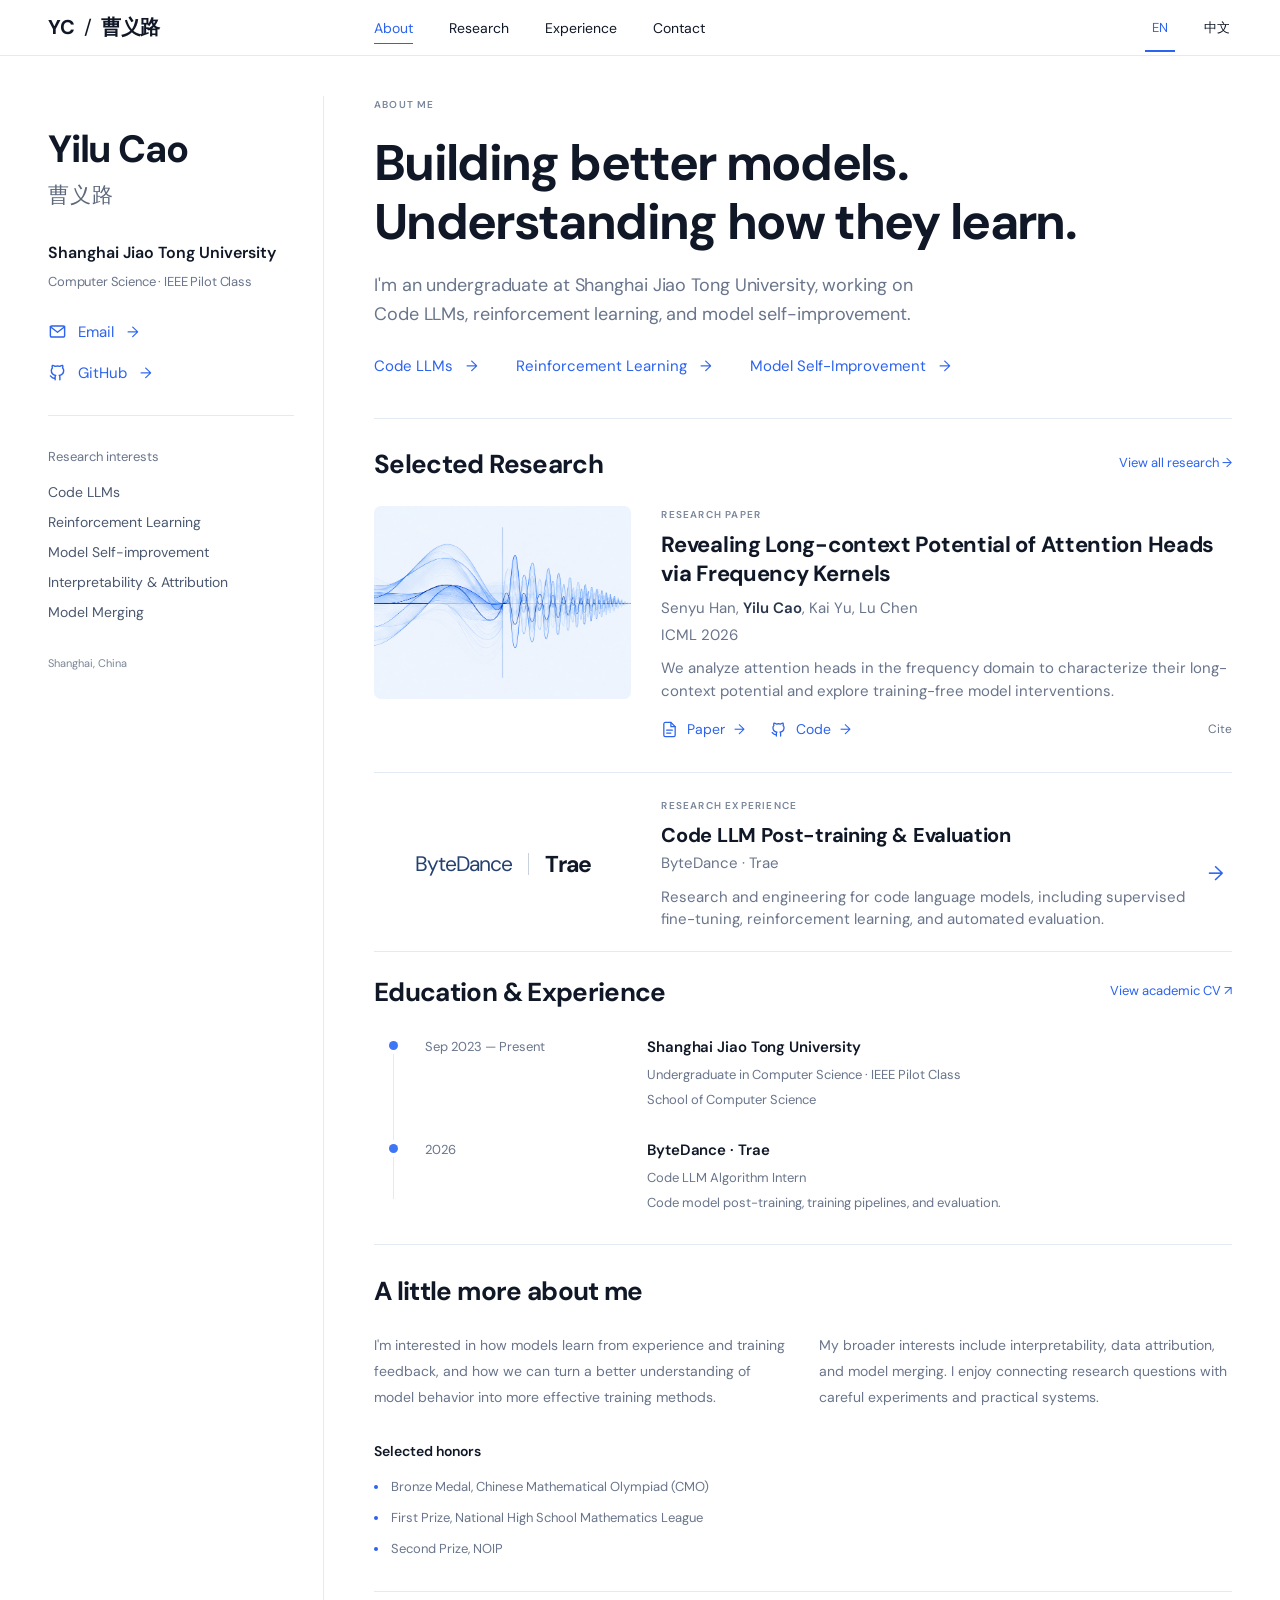
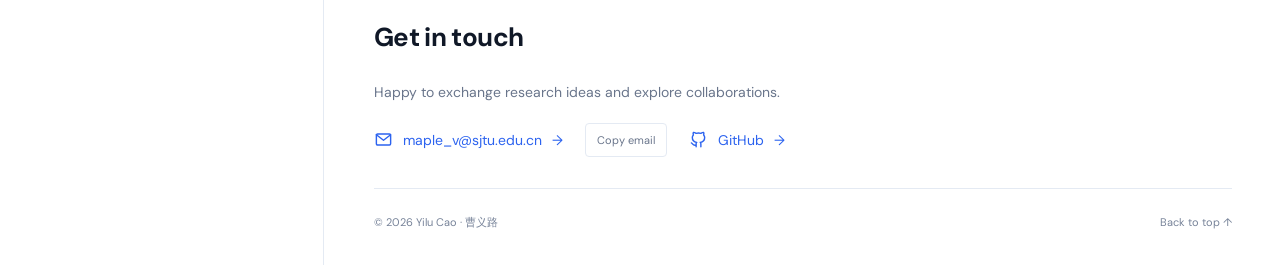
<file: index.html>
<!doctype html>
<html lang="en">
<head>
<meta charset="UTF-8"><meta name="viewport" content="width=device-width, initial-scale=1"><meta name="theme-color" content="#ffffff">
<title>Yilu Cao 曹义路 · Research</title><meta name="description" content="Yilu Cao (曹义路), an undergraduate at Shanghai Jiao Tong University. Research in code language models, reinforcement learning, and model self-improvement."><meta property="og:title" content="Yilu Cao 曹义路 · Research"><meta property="og:description" content="Code LLMs, reinforcement learning, and model self-improvement. Shanghai Jiao Tong University."><meta property="og:type" content="website">
<link rel="icon" href="favicon.svg" type="image/svg+xml"><link rel="canonical" href="https://takagi-v.github.io/"><link rel="preload" href="assets/fonts/dm-sans-bold.ttf" as="font" type="font/ttf" crossorigin><link rel="stylesheet" href="styles.css?v=20261021-3"><script src="app.js?v=20261021-3" defer></script>
</head>
<body>
<svg class="icon-library" aria-hidden="true"><defs><symbol id="mail" viewBox="0 0 24 24"><rect x="3" y="5" width="18" height="14" rx="1.5"/><path d="m3 6 9 7 9-7"/></symbol><symbol id="github" viewBox="0 0 24 24"><path d="M9 19c-4.3 1.3-4.3-2.2-6-2.7m12 5v-3.4a3 3 0 0 0-.8-2.3c2.7-.3 5.6-1.3 5.6-6a4.7 4.7 0 0 0-1.3-3.3A4.4 4.4 0 0 0 18.4 3s-1-.3-3.4 1.3a11.4 11.4 0 0 0-6 0C6.6 2.7 5.6 3 5.6 3a4.4 4.4 0 0 0-.1 3.3A4.7 4.7 0 0 0 4.2 9.6c0 4.7 2.9 5.7 5.6 6a3 3 0 0 0-.8 2.3v3.4"/></symbol><symbol id="file" viewBox="0 0 24 24"><path d="M14 2H6a2 2 0 0 0-2 2v16a2 2 0 0 0 2 2h12a2 2 0 0 0 2-2V8Z"/><path d="M14 2v6h6M8 13h8M8 17h6"/></symbol></defs></svg>
<a class="skip-link" href="#main" data-en="Skip to content" data-zh="跳转到正文">Skip to content</a>
<header class="header"><div class="header-inner"><a class="brand" href="#home" aria-label="Yilu Cao · Home">YC <span>/</span> 曹义路</a><button class="menu-button" type="button" aria-controls="navigation" aria-expanded="false" data-en="Menu" data-zh="菜单">Menu</button><div class="navigation" id="navigation"><nav aria-label="Main navigation" data-aria-en="Main navigation" data-aria-zh="主导航"><a href="#about" data-en="About" data-zh="关于">About</a><a href="#research" data-en="Research" data-zh="研究">Research</a><a href="#experience" data-en="Experience" data-zh="经历">Experience</a><a href="#contact" data-en="Contact" data-zh="联系">Contact</a></nav><div class="languages" role="group" aria-label="Language / 语言"><button type="button" data-lang="en" aria-pressed="true" aria-label="English">EN</button><button type="button" data-lang="zh" aria-pressed="false" aria-label="中文">中文</button></div></div></div></header>
<div class="layout" id="home"><aside class="profile" aria-label="Personal profile" data-aria-en="Personal profile" data-aria-zh="个人资料"><div class="profile-inner"><div class="profile-name"><h1>Yilu Cao</h1><p class="chinese-name">曹义路</p></div><div class="affiliation"><p data-en="Shanghai Jiao Tong University" data-zh="上海交通大学">Shanghai Jiao Tong University</p><p class="profile-detail" data-en="<span>Computer Science</span> <span>· IEEE Pilot Class</span>" data-zh="<span>计算机科学与技术</span> <span>· IEEE 试点班</span>"><span>Computer Science</span> <span>· IEEE Pilot Class</span></p></div><div class="profile-links"><a href="mailto:maple_v@sjtu.edu.cn"><svg class="icon"><use href="#mail"/></svg><span data-en="Email" data-zh="邮箱">Email</span><span aria-hidden="true">→</span></a><a href="https://github.com/Takagi-v" target="_blank" rel="noopener noreferrer"><svg class="icon"><use href="#github"/></svg>GitHub<span aria-hidden="true">→</span></a></div><div class="interests"><button type="button" class="interests-toggle" aria-controls="interest-list" aria-expanded="false" hidden><span data-en="Research interests" data-zh="研究兴趣">Research interests</span><span class="interest-chevron" aria-hidden="true">+</span></button><p class="sidebar-label" data-en="Research interests" data-zh="研究兴趣">Research interests</p><ul id="interest-list"><li>Code LLMs</li><li>Reinforcement Learning</li><li>Model Self-improvement</li><li>Interpretability & Attribution</li><li>Model Merging</li></ul></div><p class="profile-location" data-en="Shanghai, China" data-zh="中国 · 上海">Shanghai, China</p></div></aside>
<main id="main"><section class="intro" id="about" aria-labelledby="intro-title"><p class="eyebrow" data-en="ABOUT ME" data-zh="关于我">ABOUT ME</p><h2 id="intro-title" data-en="<span class='headline-line'>Building better models.</span><span class='headline-line'>Understanding how they learn.</span>" data-zh="<span class='headline-line'>让模型更好用，</span><span class='headline-line'>也更懂它如何学习。</span>"><span class="headline-line">Building better models.</span><span class="headline-line">Understanding how they learn.</span></h2><p class="intro-copy" data-en="I'm an undergraduate at Shanghai Jiao Tong University, working on Code LLMs, reinforcement learning, and model self-improvement." data-zh="我是曹义路，上海交通大学计算机科学与技术专业 <span class='nowrap'>IEEE 试点班</span>本科生，关注代码大模型、强化学习与模型自我改进。">I'm an undergraduate at Shanghai Jiao Tong University, working on Code LLMs, reinforcement learning, and model self-improvement.</p><div class="topic-links"><a href="#project-posttraining">Code LLMs <span aria-hidden="true">→</span></a><a href="#project-posttraining">Reinforcement Learning <span aria-hidden="true">→</span></a><a href="#background">Model Self-Improvement <span aria-hidden="true">→</span></a></div></section>
<section class="section research-section" id="research" aria-labelledby="research-title"><div class="section-heading"><h2 id="research-title" data-en="Selected Research" data-zh="代表研究">Selected Research</h2><button type="button" class="blue-link all-research" data-en="View all research →" data-zh="查看研究详情 →">View all research →</button></div>
<article class="research-item" id="paper-frequency-kernels"><a class="paper-media" href="https://proceedings.mlr.press/v306/han26e.html" target="_blank" rel="noopener noreferrer" aria-label="Read the ICML 2026 paper" data-aria-en="Read the ICML 2026 paper" data-aria-zh="阅读 ICML 2026 论文"><img src="assets/frequency-waves.png" width="1448" height="1086" alt="Abstract blue frequency-wave illustration" data-alt-en="Abstract blue frequency-wave illustration" data-alt-zh="蓝色频率曲线示意插图" fetchpriority="high"></a><div class="research-copy"><p class="eyebrow" data-en="RESEARCH PAPER" data-zh="学术论文">RESEARCH PAPER</p><h3><a href="https://proceedings.mlr.press/v306/han26e.html" target="_blank" rel="noopener noreferrer">Revealing Long-context Potential of Attention Heads via Frequency Kernels</a></h3><p class="authors">Senyu Han, <strong>Yilu Cao</strong>, Kai Yu, Lu Chen</p><p class="venue">ICML 2026</p><p class="research-summary" data-en="We analyze attention heads in the frequency domain to characterize their long-context potential and explore training-free model interventions." data-zh="从注意力头的频率结构出发，刻画大语言模型的长上下文潜力，并探索无需训练的模型能力干预。">We analyze attention heads in the frequency domain to characterize their long-context potential and explore training-free model interventions.</p><div class="paper-actions"><a href="https://proceedings.mlr.press/v306/han26e.html" target="_blank" rel="noopener noreferrer"><svg class="icon"><use href="#file"/></svg><span data-en="Paper" data-zh="论文">Paper</span><span aria-hidden="true">→</span></a><a href="https://github.com/OpenDFM/long-context-heads" target="_blank" rel="noopener noreferrer"><svg class="icon"><use href="#github"/></svg><span data-en="Code" data-zh="代码">Code</span><span aria-hidden="true">→</span></a><button type="button" class="citation-trigger" data-en="Cite" data-zh="引用">Cite</button></div></div></article>
<article class="research-item project-item" id="project-posttraining"><div class="employer-visual" aria-hidden="true"><span>ByteDance</span><span class="employer-divider"></span><strong>Trae</strong></div><div class="research-copy"><p class="eyebrow" data-en="RESEARCH EXPERIENCE" data-zh="研究实践">RESEARCH EXPERIENCE</p><h3><a href="#experience">Code LLM Post-training & Evaluation</a></h3><p class="venue">ByteDance · Trae</p><p class="research-summary" data-en="Research and engineering for code language models, including supervised fine-tuning, reinforcement learning, and automated evaluation." data-zh="参与代码大语言模型后训练研究与工程实现，包括监督微调、强化学习、训练流程及自动评测体系建设。">Research and engineering for code language models, including supervised fine-tuning, reinforcement learning, and automated evaluation.</p></div><a class="project-arrow" href="#experience" aria-label="View research experience" data-aria-en="View research experience" data-aria-zh="查看研究经历">→</a></article></section>
<section class="section experience-section" id="experience" aria-labelledby="experience-title"><div class="section-heading"><h2 id="experience-title" data-en="Education & Experience" data-zh="教育与经历">Education & Experience</h2><a class="blue-link" href="cv.html" target="_blank" rel="noopener noreferrer" data-en="View academic CV ↗" data-zh="查看学术简历 ↗">View academic CV ↗</a></div><div class="timeline"><article class="timeline-row"><p class="date" data-en="Sep 2023 — Present" data-zh="2023.09 — 至今">Sep 2023 — Present</p><div><h3 data-en="Shanghai Jiao Tong University" data-zh="上海交通大学">Shanghai Jiao Tong University</h3><p data-en="Undergraduate in Computer Science · IEEE Pilot Class" data-zh="计算机科学与技术本科 · IEEE 试点班">Undergraduate in Computer Science · IEEE Pilot Class</p><p data-en="School of Computer Science" data-zh="计算机学院">School of Computer Science</p></div></article><article class="timeline-row"><p class="date">2026</p><div><h3>ByteDance · Trae</h3><p data-en="Code LLM Algorithm Intern" data-zh="Code LLM 算法实习">Code LLM Algorithm Intern</p><p data-en="Code model post-training, training pipelines, and evaluation." data-zh="代码模型后训练、训练流程与自动评测。">Code model post-training, training pipelines, and evaluation.</p></div></article></div></section>
<section class="section background-section" id="background" aria-labelledby="background-title"><div class="section-heading"><h2 id="background-title" data-en="A little more about me" data-zh="更多关于我">A little more about me</h2></div><div class="background-copy"><p data-en="I'm interested in how models learn from experience and training feedback, and how we can turn a better understanding of model behavior into more effective training methods." data-zh="我关注模型如何从经验和训练反馈中学习，以及如何将对模型行为的理解转化为更有效的训练方法。">I'm interested in how models learn from experience and training feedback, and how we can turn a better understanding of model behavior into more effective training methods.</p><p data-en="My broader interests include interpretability, data attribution, and model merging. I enjoy connecting research questions with careful experiments and practical systems." data-zh="我的研究兴趣还包括模型可解释性、数据归因与模型融合。我希望将研究问题、严谨的实验和实际系统连接起来。">My broader interests include interpretability, data attribution, and model merging. I enjoy connecting research questions with careful experiments and practical systems.</p></div><div class="honors"><h3 data-en="Selected honors" data-zh="部分荣誉">Selected honors</h3><ul><li data-en="Bronze Medal, Chinese Mathematical Olympiad (CMO)" data-zh="中国数学奥林匹克（CMO）铜牌">Bronze Medal, Chinese Mathematical Olympiad (CMO)</li><li data-en="First Prize, National High School Mathematics League" data-zh="全国高中数学联赛一等奖">First Prize, National High School Mathematics League</li><li data-en="Second Prize, NOIP" data-zh="全国青少年信息学奥林匹克联赛（NOIP）二等奖">Second Prize, NOIP</li></ul></div></section>
<section class="section contact-section" id="contact" aria-labelledby="contact-title"><div class="section-heading"><h2 id="contact-title" data-en="Get in touch" data-zh="联系我">Get in touch</h2></div><p data-en="Happy to exchange research ideas and explore collaborations." data-zh="欢迎交流研究想法与合作机会。">Happy to exchange research ideas and explore collaborations.</p><div class="contact-links"><a href="mailto:maple_v@sjtu.edu.cn"><svg class="icon"><use href="#mail"/></svg>maple_v@sjtu.edu.cn <span aria-hidden="true">→</span></a><button type="button" id="copy-email" data-en="Copy email" data-zh="复制邮箱">Copy email</button><a href="https://github.com/Takagi-v" target="_blank" rel="noopener noreferrer"><svg class="icon"><use href="#github"/></svg>GitHub <span aria-hidden="true">→</span></a></div></section><footer><p>© 2026 Yilu Cao · 曹义路</p><a href="#home" data-en="Back to top ↑" data-zh="回到顶部 ↑">Back to top ↑</a></footer></main></div>
<dialog id="research-dialog" aria-labelledby="dialog-title"><div class="dialog-header"><div><p class="eyebrow" data-en="RESEARCH" data-zh="研究">RESEARCH</p><h2 id="dialog-title" data-en="Research overview" data-zh="研究概览">Research overview</h2></div><button type="button" class="close-dialog" aria-label="Close" data-aria-en="Close" data-aria-zh="关闭">×</button></div><div class="filters" role="group" aria-label="Filter research" data-aria-en="Filter research" data-aria-zh="筛选研究"><button type="button" data-filter="all" aria-pressed="true" data-en="All work" data-zh="全部">All work</button><button type="button" data-filter="paper" aria-pressed="false" data-en="Papers" data-zh="论文">Papers</button><button type="button" data-filter="project" aria-pressed="false" data-en="Experience" data-zh="研究实践">Experience</button></div><article class="dialog-work" data-type="paper"><p class="eyebrow">ICML 2026</p><h3>Revealing Long-context Potential of Attention Heads via Frequency Kernels</h3><p class="authors">Senyu Han, <strong>Yilu Cao</strong>, Kai Yu, Lu Chen</p><p data-en="This work introduces a Long-context Potential Score (LPS) by analyzing the static frequency kernels of attention heads. It relates parameter-level structure to long-context behavior and explores efficient, training-free interventions." data-zh="通过静态分析注意力头的频率核，提出长上下文潜力评分（LPS），将参数层面的结构与模型长上下文行为联系起来，并探索高效、无需训练的能力干预。">This work introduces a Long-context Potential Score (LPS) by analyzing the static frequency kernels of attention heads. It relates parameter-level structure to long-context behavior and explores efficient, training-free interventions.</p><div class="dialog-links"><a href="https://proceedings.mlr.press/v306/han26e.html" target="_blank" rel="noopener noreferrer" data-en="Paper ↗" data-zh="论文 ↗">Paper ↗</a><a href="https://raw.githubusercontent.com/mlresearch/v306/main/assets/han26e/han26e.pdf" target="_blank" rel="noopener noreferrer">PDF ↗</a><a href="https://github.com/OpenDFM/long-context-heads" target="_blank" rel="noopener noreferrer" data-en="Code ↗" data-zh="代码 ↗">Code ↗</a><button type="button" id="toggle-citation" aria-controls="citation-panel" aria-expanded="false">BibTeX +</button></div><div class="citation" id="citation-panel" hidden><div class="citation-heading"><span>BibTeX</span><button type="button" id="copy-citation" data-en="Copy citation" data-zh="复制引用">Copy citation</button></div><pre id="citation-text">@inproceedings{pmlr-v306-han26e,
  title = {Revealing Long-context Potential of Attention Heads via Frequency Kernels},
  author = {Han, Senyu and Cao, Yilu and Yu, Kai and Chen, Lu},
  booktitle = {Proceedings of the 43rd International Conference on Machine Learning},
  pages = {39644--39654},
  year = {2026},
  volume = {306},
  publisher = {PMLR},
  url = {https://proceedings.mlr.press/v306/han26e.html}
}</pre></div></article><article class="dialog-work" data-type="project"><p class="eyebrow" data-en="BYTEDANCE · TRAE / RESEARCH EXPERIENCE" data-zh="字节跳动 · TRAE / 研究实践">BYTEDANCE · TRAE / RESEARCH EXPERIENCE</p><h3>Code LLM Post-training & Evaluation</h3><p data-en="Research and engineering for code generation and agent tasks, spanning supervised fine-tuning, reinforcement learning, training pipelines, and automated evaluation." data-zh="围绕代码生成与智能体任务，参与大语言模型监督微调、强化学习、训练流程及自动评测体系建设。">Research and engineering for code generation and agent tasks, spanning supervised fine-tuning, reinforcement learning, training pipelines, and automated evaluation.</p><p class="topic-list">LLM Post-training · Coding Agents · Evaluation</p></article><p class="sr-only filter-status" role="status"></p></dialog>
<div class="toast" role="status" aria-live="polite" hidden></div>
</body></html>
</file>
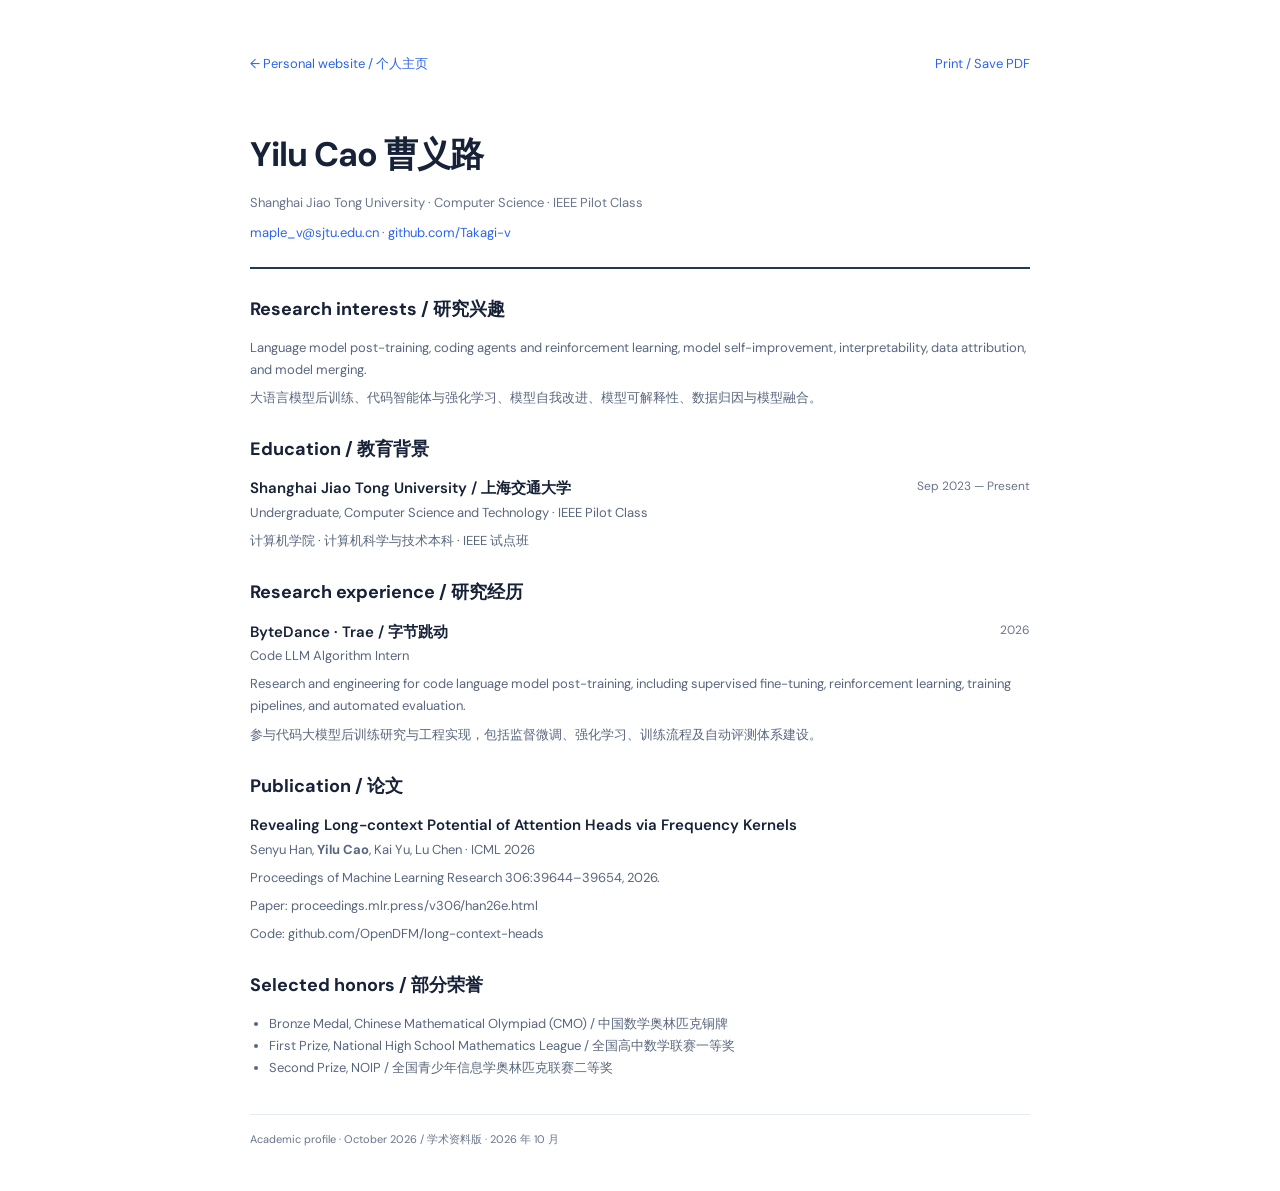
<file: cv.html>
<!doctype html><html lang="en"><head><meta charset="utf-8"><meta name="viewport" content="width=device-width,initial-scale=1"><meta name="theme-color" content="#ffffff"><title>Yilu Cao 曹义路 · Academic CV</title><link rel="stylesheet" href="styles.css?v=20261021-3"><style>body{max-width:850px;margin:auto;padding:42px 35px;color:#172238;line-height:1.7}.cv-nav{display:flex;justify-content:space-between;margin-bottom:40px;font-size:13px;color:var(--blue)}.cv-header{border-bottom:2px solid #253751;padding-bottom:23px}.cv-header h1{font-size:34px;letter-spacing:-1px}.cv-header p{font-size:13px;color:var(--muted);margin-top:8px}.cv-header a{color:var(--blue)}section{padding-top:25px}section h2{font-size:18px;margin-bottom:12px}section h3{font-size:15px;font-weight:600}section p,section li{font-size:13px;color:#59677e}section p+p{margin-top:6px}.cv-row{display:flex;justify-content:space-between;gap:20px}.cv-date{font-size:12px;color:var(--muted);white-space:nowrap}ul{padding-left:19px;margin:10px 0}.cv-foot{margin-top:35px;border-top:1px solid var(--line);padding-top:15px;font-size:11px;color:var(--muted)}@media(max-width:600px){body{padding:25px 22px}.cv-row{display:block}.cv-date{display:block;margin-top:4px}.cv-header h1{font-size:29px}}@media print{body{padding:0;font-size:11px;max-width:none}.cv-nav{display:none}section{break-inside:avoid;padding-top:18px}.cv-foot{margin-top:20px}a{color:inherit!important;text-decoration:none}.cv-header{padding-bottom:16px}}</style><script src="cv.js" defer></script></head><body><nav class="cv-nav"><a href="index.html">← Personal website / 个人主页</a><button type="button" id="print-cv">Print / Save PDF</button></nav><header class="cv-header"><h1>Yilu Cao <span lang="zh-CN">曹义路</span></h1><p>Shanghai Jiao Tong University · Computer Science · IEEE Pilot Class</p><p><a href="mailto:maple_v@sjtu.edu.cn">maple_v@sjtu.edu.cn</a> · <a href="https://github.com/Takagi-v">github.com/Takagi-v</a></p></header><section><h2>Research interests / 研究兴趣</h2><p>Language model post-training, coding agents and reinforcement learning, model self-improvement, interpretability, data attribution, and model merging.</p><p lang="zh-CN">大语言模型后训练、代码智能体与强化学习、模型自我改进、模型可解释性、数据归因与模型融合。</p></section><section><h2>Education / 教育背景</h2><div class="cv-row"><h3>Shanghai Jiao Tong University / 上海交通大学</h3><span class="cv-date">Sep 2023 — Present</span></div><p>Undergraduate, Computer Science and Technology · IEEE Pilot Class</p><p lang="zh-CN">计算机学院 · 计算机科学与技术本科 · IEEE 试点班</p></section><section><h2>Research experience / 研究经历</h2><div class="cv-row"><h3>ByteDance · Trae / 字节跳动</h3><span class="cv-date">2026</span></div><p>Code LLM Algorithm Intern</p><p>Research and engineering for code language model post-training, including supervised fine-tuning, reinforcement learning, training pipelines, and automated evaluation.</p><p lang="zh-CN">参与代码大模型后训练研究与工程实现，包括监督微调、强化学习、训练流程及自动评测体系建设。</p></section><section><h2>Publication / 论文</h2><h3>Revealing Long-context Potential of Attention Heads via Frequency Kernels</h3><p>Senyu Han, <strong>Yilu Cao</strong>, Kai Yu, Lu Chen · ICML 2026</p><p>Proceedings of Machine Learning Research 306:39644–39654, 2026.</p><p><a href="https://proceedings.mlr.press/v306/han26e.html">Paper: proceedings.mlr.press/v306/han26e.html</a></p><p><a href="https://github.com/OpenDFM/long-context-heads">Code: github.com/OpenDFM/long-context-heads</a></p></section><section><h2>Selected honors / 部分荣誉</h2><ul><li>Bronze Medal, Chinese Mathematical Olympiad (CMO) / 中国数学奥林匹克铜牌</li><li>First Prize, National High School Mathematics League / 全国高中数学联赛一等奖</li><li>Second Prize, NOIP / 全国青少年信息学奥林匹克联赛二等奖</li></ul></section><p class="cv-foot">Academic profile · October 2026 / 学术资料版 · 2026 年 10 月</p></body></html>
</file>
<file: styles.css>
@font-face{font-family:DM;src:url('assets/fonts/dm-sans.ttf') format('truetype');font-weight:400;font-display:swap}
@font-face{font-family:DM;src:url('assets/fonts/dm-sans-semibold.ttf') format('truetype');font-weight:600;font-display:swap}
@font-face{font-family:DM;src:url('assets/fonts/dm-sans-bold.ttf') format('truetype');font-weight:700;font-display:swap}
:root{--ink:#101827;--muted:#69758b;--blue:#2c63ef;--line:#e4eaf3;--soft:#f4f7fc;--font:DM,'PingFang SC','Microsoft YaHei',sans-serif}
*{box-sizing:border-box}html{scroll-behavior:smooth;scroll-padding-top:96px}body{margin:0;background:#fff;color:var(--ink);font-family:var(--font);font-size:15px;-webkit-font-smoothing:antialiased}body.modal-open{overflow:hidden}h1,h2,h3,p{margin:0}a{color:inherit;text-decoration:none}button{font:inherit;border:0;background:none;color:inherit;cursor:pointer;padding:0}a,button{transition:color .18s,background .18s,border-color .18s}a:hover,button:hover{color:var(--blue)}a:focus-visible,button:focus-visible{outline:2px solid var(--blue);outline-offset:5px}::selection{background:#dce8ff}.icon-library{position:absolute;width:0;height:0;overflow:hidden}.icon{height:19px;width:19px;fill:none;stroke:currentColor;stroke-width:1.8;stroke-linecap:round;stroke-linejoin:round;flex-shrink:0}.header{border-bottom:1px solid var(--line);height:64px;background:#fff;position:sticky;top:0;z-index:10}.header-inner{max-width:1340px;width:calc(100% - 96px);margin:auto;height:100%;display:flex;align-items:center}.brand{font-size:20px;font-weight:700;letter-spacing:-.4px;flex:0 0 276px}.brand span{font-weight:400;padding:0 5px}.navigation{display:flex;align-items:center;flex:1;padding-left:50px;min-width:0}.navigation nav{display:flex;gap:36px}.navigation nav a{font-size:14px;padding:20px 0;position:relative}.navigation nav a.active{color:var(--blue)}.languages{display:flex;gap:27px;margin-left:auto;align-self:stretch;align-items:center}.languages button{font-size:13px;min-height:48px;position:relative;min-width:30px}.languages button[aria-pressed=true]{color:var(--blue)}.languages button[aria-pressed=true]:after{content:'';position:absolute;height:2px;background:var(--blue);left:0;right:0;bottom:0}.menu-button{display:none}.layout{max-width:1340px;width:calc(100% - 96px);margin:auto;display:grid;grid-template-columns:276px minmax(0,1fr);gap:50px;padding-top:44px}.profile{border-right:1px solid var(--line);padding-right:29px;position:relative}.profile-inner{position:sticky;top:112px;padding-top:23px;padding-bottom:32px}.profile h1{font-size:36px;line-height:1.2;letter-spacing:-1.2px;font-weight:700}.chinese-name{font-size:21px;line-height:1.6;letter-spacing:1px;margin-top:6px;color:#5d687b}.affiliation{margin-top:29px;font-size:16px;line-height:1.5;font-weight:600}.profile-detail{font-size:13px;color:var(--muted);font-weight:400;margin-top:6px;line-height:1.65;white-space:nowrap;letter-spacing:-.15px}.profile-links{display:grid;gap:13px;margin-top:25px}.profile-links a{display:flex;gap:11px;align-items:center;color:var(--blue);font-size:15px;width:max-content;min-height:28px}.profile-links a:hover{color:#173fa5}.profile-links a>span:last-child{margin-left:2px}.interests{border-top:1px solid var(--line);margin-top:34px;padding-top:29px}.sidebar-label{color:var(--muted);font-size:13px;line-height:1.8}.interests ul{margin:14px 0 0;padding:0;list-style:none;display:grid;gap:9px}.interests li{font-size:14px;line-height:1.5;color:#4a586f}.profile-location{font-size:11px;color:#7a8596;margin-top:33px}main{min-width:0}.intro{padding:0 0 38px;scroll-margin-top:0}.eyebrow{font-size:10px;letter-spacing:1.2px;line-height:1.7;font-weight:600;color:#7a879c}.intro h2{font-size:clamp(32px,3.5vw,48px);line-height:1.17;letter-spacing:-1.65px;font-weight:700;margin-top:18px;max-width:100%}.intro-copy{font-size:18px;line-height:1.6;color:var(--muted);margin-top:24px;max-width:900px;letter-spacing:-.1px}.topic-links{display:flex;gap:38px;flex-wrap:wrap;margin-top:24px}.topic-links a{color:var(--blue);font-size:15px;line-height:1.8;display:flex;gap:13px;align-items:center}.topic-links a:hover{color:#173fa5}.topic-links a span{transition:transform .18s}.topic-links a:hover span{transform:translateX(3px)}.section{border-top:1px solid var(--line);padding:27px 0 29px;scroll-margin-top:26px}.section-heading{display:flex;align-items:center;justify-content:space-between;gap:20px;margin-bottom:24px}.section-heading h2{font-size:26px;line-height:1.4;letter-spacing:-.65px;font-weight:700}.blue-link{color:var(--blue);font-size:13px;line-height:1.6;white-space:nowrap;padding:4px 0}.blue-link:hover{color:#173fa5}.research-item{display:grid;grid-template-columns:30% minmax(0,1fr);gap:30px;align-items:start}.paper-media{border-radius:7px;overflow:hidden;display:block;background:#f1f6ff;aspect-ratio:4/3}.paper-media img{display:block;width:100%;height:100%;object-fit:cover;transition:transform .4s}.paper-media:hover img{transform:scale(1.035)}.research-copy{min-width:0}.research-copy h3{font-size:21px;line-height:1.3;font-weight:700;letter-spacing:-.3px;margin-top:8px}.research-copy .authors{font-size:14px;line-height:1.5;margin-top:9px;color:var(--muted)}.authors strong{color:#29354b;font-weight:600}.venue{font-size:14px;line-height:1.5;color:var(--muted);margin-top:4px}.research-summary{font-size:14px;line-height:1.5;color:var(--muted);margin-top:11px}.paper-actions{display:flex;gap:25px;align-items:center;flex-wrap:wrap;margin-top:12px}.paper-actions a{display:flex;align-items:center;gap:9px;color:var(--blue);font-size:14px;min-height:30px}.paper-actions .icon{width:17px;height:17px}.citation-trigger{font-size:12px;color:var(--muted);padding:6px 0;margin-left:auto}.citation-trigger:hover{color:var(--blue)}.project-item{border-top:1px solid var(--line);margin-top:28px;padding-top:24px;position:relative;align-items:center}.employer-visual{display:flex;align-items:center;justify-content:center;gap:16px;white-space:nowrap;font-size:21px;color:#25416f;letter-spacing:-.9px;min-height:110px}.employer-visual strong{font-size:23px;color:var(--ink);font-weight:700}.employer-divider{height:22px;width:1px;background:#c9d1df}.project-item .research-copy{padding-right:24px}.project-item .research-copy h3{font-size:20px}.project-arrow{position:absolute;right:0;top:50%;color:var(--blue);padding:8px;font-size:20px}.experience-section{padding-top:22px}.experience-section .section-heading{margin-bottom:25px}.timeline{position:relative;margin-left:19px}.timeline:before{content:'';position:absolute;left:0;top:9px;bottom:16px;background:var(--line);width:1px}.timeline-row{position:relative;display:grid;grid-template-columns:200px minmax(0,1fr);gap:22px;padding-left:32px;margin-bottom:27px}.timeline-row:last-child{margin-bottom:0}.timeline-row:before{position:absolute;content:'';width:9px;height:9px;border-radius:50%;background:#3f76f5;left:-4px;top:6px;box-shadow:0 0 0 4px #fff}.date{font-size:13px;line-height:1.8;color:var(--muted)}.timeline-row h3{font-size:15px;line-height:1.7;letter-spacing:-.1px;font-weight:600}.timeline-row div>p{font-size:13px;color:var(--muted);line-height:1.8;margin-top:2px}.background-section{padding-top:28px;padding-bottom:31px}.background-copy{display:grid;grid-template-columns:1fr 1fr;gap:32px}.background-copy p{color:var(--muted);font-size:14px;line-height:1.85}.honors{margin-top:28px}.honors h3{font-size:14px;font-weight:600;line-height:1.8}.honors ul{list-style:none;display:grid;gap:9px;margin:12px 0 0;padding:0}.honors li{position:relative;font-size:13px;line-height:1.7;color:var(--muted);padding-left:17px}.honors li:before{content:'';position:absolute;width:4px;height:4px;left:0;top:9px;background:var(--blue);border-radius:50%}.contact-section>p{font-size:14px;color:var(--muted);line-height:1.8}.contact-links{display:flex;flex-wrap:wrap;gap:22px;align-items:center;margin-top:18px}.contact-links a{display:flex;gap:10px;align-items:center;color:var(--blue);font-size:14px;min-height:34px}.contact-links button{font-size:11px;color:var(--muted);min-height:34px;padding:0 11px;border:1px solid var(--line);border-radius:4px}.contact-links button:hover{background:var(--soft);color:var(--blue)}footer{padding:24px 0 32px;margin-top:2px;border-top:1px solid var(--line);display:flex;justify-content:space-between;gap:20px;font-size:11px;color:#778399;line-height:1.8}footer a:hover{color:var(--blue)}dialog{border:1px solid var(--line);border-radius:13px;max-height:85dvh;width:min(800px,calc(100% - 40px));padding:32px 38px;color:var(--ink);box-shadow:0 24px 80px #18274d26}dialog::backdrop{background:#16233c59;backdrop-filter:blur(3px)}.dialog-header{display:flex;justify-content:space-between;align-items:start;margin-bottom:20px}.dialog-header h2{font-size:27px;line-height:1.5;letter-spacing:-.5px;margin-top:5px}.close-dialog{font-size:27px;line-height:1;min-width:36px;min-height:36px;color:var(--muted)}.filters{display:flex;gap:8px;border-bottom:1px solid var(--line);padding-bottom:16px;margin-bottom:2px}.filters button{padding:8px 14px;border-radius:5px;font-size:13px;color:var(--muted)}.filters button[aria-pressed=true]{background:#eef4ff;color:var(--blue)}.dialog-work{padding:25px 0;border-bottom:1px solid var(--line)}.dialog-work:last-of-type{border-bottom:0}.dialog-work h3{font-size:20px;line-height:1.4;margin-top:7px;letter-spacing:-.3px}.dialog-work>p:not(.eyebrow){font-size:14px;color:var(--muted);line-height:1.8;margin-top:13px}.dialog-links{display:flex;gap:25px;flex-wrap:wrap;margin-top:16px;color:var(--blue);font-size:13px;line-height:1.7}.dialog-links a,.dialog-links button{padding:5px 0}.citation{background:var(--soft);padding:18px;border:1px solid var(--line);border-radius:6px;margin-top:18px}.citation-heading{display:flex;justify-content:space-between;gap:20px;font-size:12px}.citation-heading button{color:var(--blue)}.citation pre{font-size:11px;line-height:1.8;white-space:pre-wrap;overflow-wrap:anywhere;margin-bottom:0;color:#55627b}.topic-list{color:var(--blue)!important;font-size:12px!important}.toast{position:fixed;bottom:25px;left:50%;transform:translateX(-50%);background:var(--ink);color:white;padding:12px 20px;border-radius:6px;font-size:13px;z-index:30;max-width:90%;text-align:center}.sr-only,.skip-link:not(:focus){position:absolute;width:1px;height:1px;padding:0;margin:-1px;overflow:hidden;clip:rect(0,0,0,0);white-space:nowrap;border:0}.skip-link:focus{position:fixed;top:10px;left:10px;z-index:40;background:var(--blue);color:#fff;padding:12px 18px}[hidden]{display:none!important}html[lang=zh-CN] .intro h2{font-size:43px;line-height:1.35;letter-spacing:-.7px}html[lang=zh-CN] .intro-copy{font-size:17px;line-height:1.9}html[lang=zh-CN] .section-heading h2{font-size:25px;letter-spacing:0}html[lang=zh-CN] .research-summary{line-height:1.8}
@media(max-width:1200px){.header-inner,.layout{width:calc(100% - 72px)}.layout{grid-template-columns:230px minmax(0,1fr);gap:38px}.brand{flex-basis:230px}.navigation{padding-left:38px}.navigation nav{gap:29px}.profile{padding-right:24px}.profile h1{font-size:33px}.affiliation{font-size:14px}.profile-detail{font-size:11px}.interests li{font-size:12px}.intro h2{font-size:39px;letter-spacing:-1.4px}.intro-copy{font-size:16px}.topic-links{gap:20px}.topic-links a{font-size:12px;gap:8px}.section-heading h2{font-size:24px}.research-item{grid-template-columns:28% minmax(0,1fr);gap:24px}.research-copy h3{font-size:19px}.research-summary{font-size:13px}.employer-visual{gap:10px;font-size:17px}.employer-visual strong{font-size:19px}.timeline-row{grid-template-columns:155px 1fr;gap:20px}.research-copy .authors,.venue{font-size:13px}.paper-actions{gap:18px}.paper-actions a{font-size:13px}.blue-link{font-size:12px}html[lang=zh-CN] .intro h2{font-size:38px}}
@media(max-width:940px){.header-inner,.layout{width:calc(100% - 64px)}.layout{grid-template-columns:200px minmax(0,1fr);gap:30px}.brand{flex-basis:200px;font-size:18px}.navigation{padding-left:30px}.navigation nav{gap:22px}.navigation nav a{font-size:12px}.languages{gap:14px}.languages button{font-size:12px}.profile{padding-right:20px}.profile h1{font-size:29px}.chinese-name{font-size:18px}.affiliation{font-size:13px}.profile-detail{white-space:normal;line-height:1.7}.profile-links a{font-size:13px}.interests li{font-size:11px}.intro h2{font-size:32px;letter-spacing:-1px}.intro-copy{font-size:15px;line-height:1.7}.topic-links{gap:10px 20px}.topic-links a{font-size:12px}.research-item{grid-template-columns:1fr;gap:18px}.paper-media{max-width:100%;aspect-ratio:2/1}.research-copy h3{font-size:21px}.project-item{grid-template-columns:1fr}.employer-visual{justify-content:start;min-height:55px;font-size:23px}.employer-visual strong{font-size:23px}.project-arrow{top:28px}.project-item .research-copy{padding-right:0}.timeline-row{grid-template-columns:1fr;gap:7px}.section-heading h2{font-size:21px}.blue-link{font-size:11px}.background-copy{grid-template-columns:1fr;gap:18px}.contact-links{gap:12px 20px}html[lang=zh-CN] .intro h2{font-size:33px}}
@media(max-width:700px){html{scroll-padding-top:83px}.header{height:64px}.header-inner,.layout{width:calc(100% - 40px)}.header-inner{justify-content:space-between}.brand{flex:initial;font-size:18px}.menu-button{display:block;font-size:13px;min-height:44px;min-width:48px;text-align:right}.navigation{position:absolute;display:none;top:63px;left:0;right:0;background:white;border-bottom:1px solid var(--line);padding:12px 20px 18px;box-shadow:0 10px 15px #14234305;align-items:start;justify-content:space-between;gap:20px}.navigation.open{display:flex}.navigation nav{display:grid;grid-template-columns:1fr 1fr;gap:0 28px}.navigation nav a{font-size:14px;padding:12px 0}.languages{margin-left:0;gap:20px}.languages button{font-size:13px;min-height:43px}.layout{grid-template-columns:1fr;gap:0;padding-top:29px}.profile{border-right:0;padding:0 0 28px;border-bottom:1px solid var(--line)}.profile-inner{position:static;padding:0;display:grid;grid-template-columns:1fr 1.08fr;column-gap:22px}.profile-name{grid-row:1/3}.profile h1{font-size:29px;letter-spacing:-.8px}.chinese-name{font-size:17px;letter-spacing:1px;margin-top:3px}.affiliation{margin:0;font-size:12px;line-height:1.55}.profile-detail{font-size:10px;margin-top:4px;letter-spacing:0}.profile-links{display:flex;gap:18px;margin-top:14px;grid-column:2}.profile-links a{font-size:12px;gap:6px}.profile-links .icon{width:15px;height:15px}.profile-links a>span:last-child{display:none}.interests{grid-column:1/-1;margin-top:23px;padding-top:18px}.sidebar-label{font-size:11px}.interests ul{display:flex;gap:6px 15px;flex-wrap:wrap;margin-top:9px}.interests li{font-size:10px;line-height:1.8}.profile-location{display:none}.intro{padding:29px 0 27px}.eyebrow{font-size:9px;letter-spacing:1px}.intro h2{font-size:clamp(28px,7.25vw,40px);letter-spacing:-1px;line-height:1.22;margin-top:13px}.intro-copy{font-size:14px;line-height:1.8;margin-top:17px}.topic-links{gap:10px 24px;margin-top:18px}.topic-links a{font-size:11px;gap:9px}.section{padding-top:23px;padding-bottom:25px;scroll-margin-top:10px}.section-heading{gap:13px;align-items:baseline;margin-bottom:20px}.section-heading h2{font-size:21px;line-height:1.35;letter-spacing:-.5px}.blue-link{font-size:10px;line-height:1.7}.research-item{gap:19px}.paper-media{aspect-ratio:1.8/1}.research-copy h3{font-size:20px;line-height:1.35;margin-top:7px}.research-copy .authors{font-size:12px;line-height:1.8;margin-top:9px}.venue{font-size:12px}.research-summary{font-size:13px;line-height:1.7;margin-top:10px}.paper-actions{gap:24px;margin-top:13px}.paper-actions a{font-size:13px}.citation-trigger{font-size:11px}.project-item{padding-top:18px;margin-top:23px;gap:13px}.project-item .research-copy h3{font-size:19px}.employer-visual{min-height:36px;font-size:19px;gap:15px}.employer-visual strong{font-size:20px}.employer-divider{height:20px}.project-arrow{top:17px;font-size:19px}.timeline{margin-left:8px}.timeline-row{padding-left:23px;margin-bottom:24px;gap:5px}.date{font-size:11px}.timeline-row h3{font-size:14px}.timeline-row div>p{font-size:12px}.background-copy p{font-size:13px}.honors{margin-top:23px}.honors h3{font-size:13px}.honors li{font-size:12px}.contact-section>p{font-size:13px}.contact-links a{font-size:12px;gap:7px}.contact-links .icon{width:16px;height:16px}.contact-links button{font-size:10px}.contact-links{gap:12px 19px}footer{font-size:10px;padding-top:21px;padding-bottom:25px}dialog{width:calc(100% - 24px);padding:23px 20px;border-radius:10px;max-height:89dvh}.dialog-header h2{font-size:23px}.filters{gap:3px}.filters button{font-size:12px;padding:8px 12px}.dialog-work h3{font-size:19px}.dialog-work>p:not(.eyebrow){font-size:13px}.dialog-links{font-size:12px;gap:21px}.citation{padding:14px}.citation pre{font-size:10px}.toast{font-size:12px;bottom:18px}html[lang=zh-CN] .intro h2{font-size:31px;line-height:1.35;letter-spacing:-.3px}html[lang=zh-CN] .intro-copy{font-size:14px;line-height:1.9}html[lang=zh-CN] .section-heading h2{font-size:21px}}
@media(prefers-reduced-motion:reduce){html{scroll-behavior:auto}*,*::before,*::after{transition:none!important;animation:none!important}}
@media(min-width:701px){.header{height:56px}.navigation nav a{padding:16px 0}.layout{padding-top:40px}.profile-inner{top:104px}.interests{margin-top:28px}}
@media(min-width:1201px){.intro h2{font-size:50px;margin-top:21px}.intro-copy{max-width:820px;margin-top:20px}.profile h1{font-size:38px}.research-copy h3{font-size:22px}.research-copy .authors,.venue,.research-summary{font-size:15px}.research-section{padding-bottom:20px}}
.intro-copy,.intro h2{text-wrap:balance}
/* Motion stays within the existing layout and never hides content without JS. */
.header{isolation:isolate}
.reading-progress{position:absolute;inset:auto 0 -1px;height:2px;background:var(--blue);transform:scaleX(0);transform-origin:left;pointer-events:none}
.navigation nav a::after{content:'';position:absolute;left:0;right:0;bottom:9px;height:1px;background:var(--blue);transform:scaleX(0);transform-origin:left;transition:transform .24s cubic-bezier(.2,.75,.3,1)}
.navigation nav a:hover::after,.navigation nav a.active::after{transform:scaleX(1)}
.profile-links .icon,.paper-actions .icon,.paper-actions a>span:last-child,.profile-links a>span:last-child{transition:transform .24s cubic-bezier(.2,.75,.3,1)}
.profile-links a:hover .icon,.paper-actions a:hover .icon{transform:translateY(-2px)}
.paper-actions a:hover>span:last-child,.profile-links a:hover>span:last-child{transform:translateX(3px)}
.research-item:hover .paper-media img{transform:scale(1.035)}
.project-arrow{transition:transform .24s,color .18s}
.project-item:hover .project-arrow{transform:translateX(4px)}
dialog[open]{animation:dialog-enter .24s cubic-bezier(.2,.75,.3,1) both}
.toast:not([hidden]){animation:toast-enter .2s ease-out both}
@keyframes dialog-enter{from{opacity:0;transform:translateY(10px) scale(.985)}to{opacity:1;transform:translateY(0) scale(1)}}
@keyframes toast-enter{from{opacity:0;translate:0 7px}to{opacity:1;translate:0 0}}
@media(prefers-reduced-motion:reduce){*,*::before,*::after{animation:none!important;transition:none!important}.paper-media:hover img,.research-item:hover .paper-media img,.project-item:hover .project-arrow,.profile-links a:hover .icon,.paper-actions a:hover .icon,.paper-actions a:hover>span:last-child,.profile-links a:hover>span:last-child{transform:none}}
.headline-line{display:block;text-wrap:balance}
.profile-detail span,.nowrap{white-space:nowrap}
.interests-toggle{display:flex;align-items:center;justify-content:space-between;gap:20px;width:100%;min-height:44px;text-align:left;color:var(--muted);font-size:13px}
.interest-chevron{font-size:19px;font-weight:400;color:var(--blue);padding-right:3px}
.dialog-header{position:sticky;top:-1px;z-index:2;background:white;padding-bottom:12px}
.dialog-header::before{content:'';position:absolute;inset:-32px -38px 0;z-index:-1;background:white;pointer-events:none}
.close-dialog{min-width:44px;min-height:44px;display:grid;place-items:center;flex-shrink:0}
.filters button{min-height:42px}
.dialog-links a,.dialog-links button{display:inline-flex;align-items:center;min-height:44px}
.cv-nav a,.cv-nav button{display:inline-flex;align-items:center;min-height:44px}
@media(max-width:700px){
  .brand{display:inline-flex;align-items:center;min-height:44px}
  .layout{padding-top:22px}
  .profile{padding-bottom:13px}
  .profile-inner{grid-template-columns:minmax(0,1fr) minmax(0,1.1fr);gap:0 15px}
  .profile-name{grid-row:auto}
  .affiliation{font-size:13px}
  .profile-detail{font-size:12px;line-height:1.7}
  .profile-links{grid-column:1/-1;margin-top:9px;gap:24px}
  .profile-links a{font-size:13px;min-height:44px;gap:8px}
  .profile-links .icon{width:17px;height:17px}
  .interests{margin-top:13px;padding-top:6px}
  .interests ul{margin:8px 0 12px;gap:7px 17px}
  .interests li{font-size:12px;line-height:1.7}
  .intro{padding-top:25px}
  .intro h2{font-size:clamp(25px,7.2vw,37px)}
  .intro-copy{font-size:15px;line-height:1.8;text-wrap:pretty}
  .topic-links{gap:0 20px;margin-top:12px}
  .topic-links a{font-size:12px;min-height:44px}
  .section-heading{flex-wrap:wrap;gap:3px 16px;align-items:center}
  .section-heading h2{max-width:100%;min-width:0}
  .blue-link{font-size:12px;display:inline-flex;align-items:center;min-height:44px}
  .research-copy .authors,.venue{font-size:13px}
  .research-summary,.background-copy p,.contact-section>p{font-size:14px;line-height:1.8}
  .paper-actions{gap:20px}
  .paper-actions a,.citation-trigger{min-height:44px}
  .citation-trigger{min-width:44px;text-align:right;font-size:12px}
  .project-item .research-copy h3 a{display:inline-block;padding:6px 0}
  .project-arrow{min-width:44px;min-height:44px;display:grid;place-items:center;padding:0;top:12px}
  .contact-links a,.contact-links button{min-height:44px}
  .contact-links a{font-size:13px}
  .contact-links button{font-size:12px}
  footer{align-items:center;font-size:11px}
  footer a{min-height:44px;display:inline-flex;align-items:center}
  .languages button{min-height:44px;min-width:44px}
  .navigation nav a{min-height:44px}
  .dialog-work>p:not(.eyebrow){font-size:14px}
  .filters button{min-height:44px}
  .dialog-header::before{inset:-23px -20px 0}
  .citation-heading{align-items:center}
  .citation-heading button{min-height:44px;min-width:44px}
  .citation pre{font-size:12px;line-height:1.7}
}
@media(prefers-reduced-motion:no-preference){.filters button:active,.menu-button:active,.close-dialog:active,.interests-toggle:active{transform:scale(.98)}}
</file>
